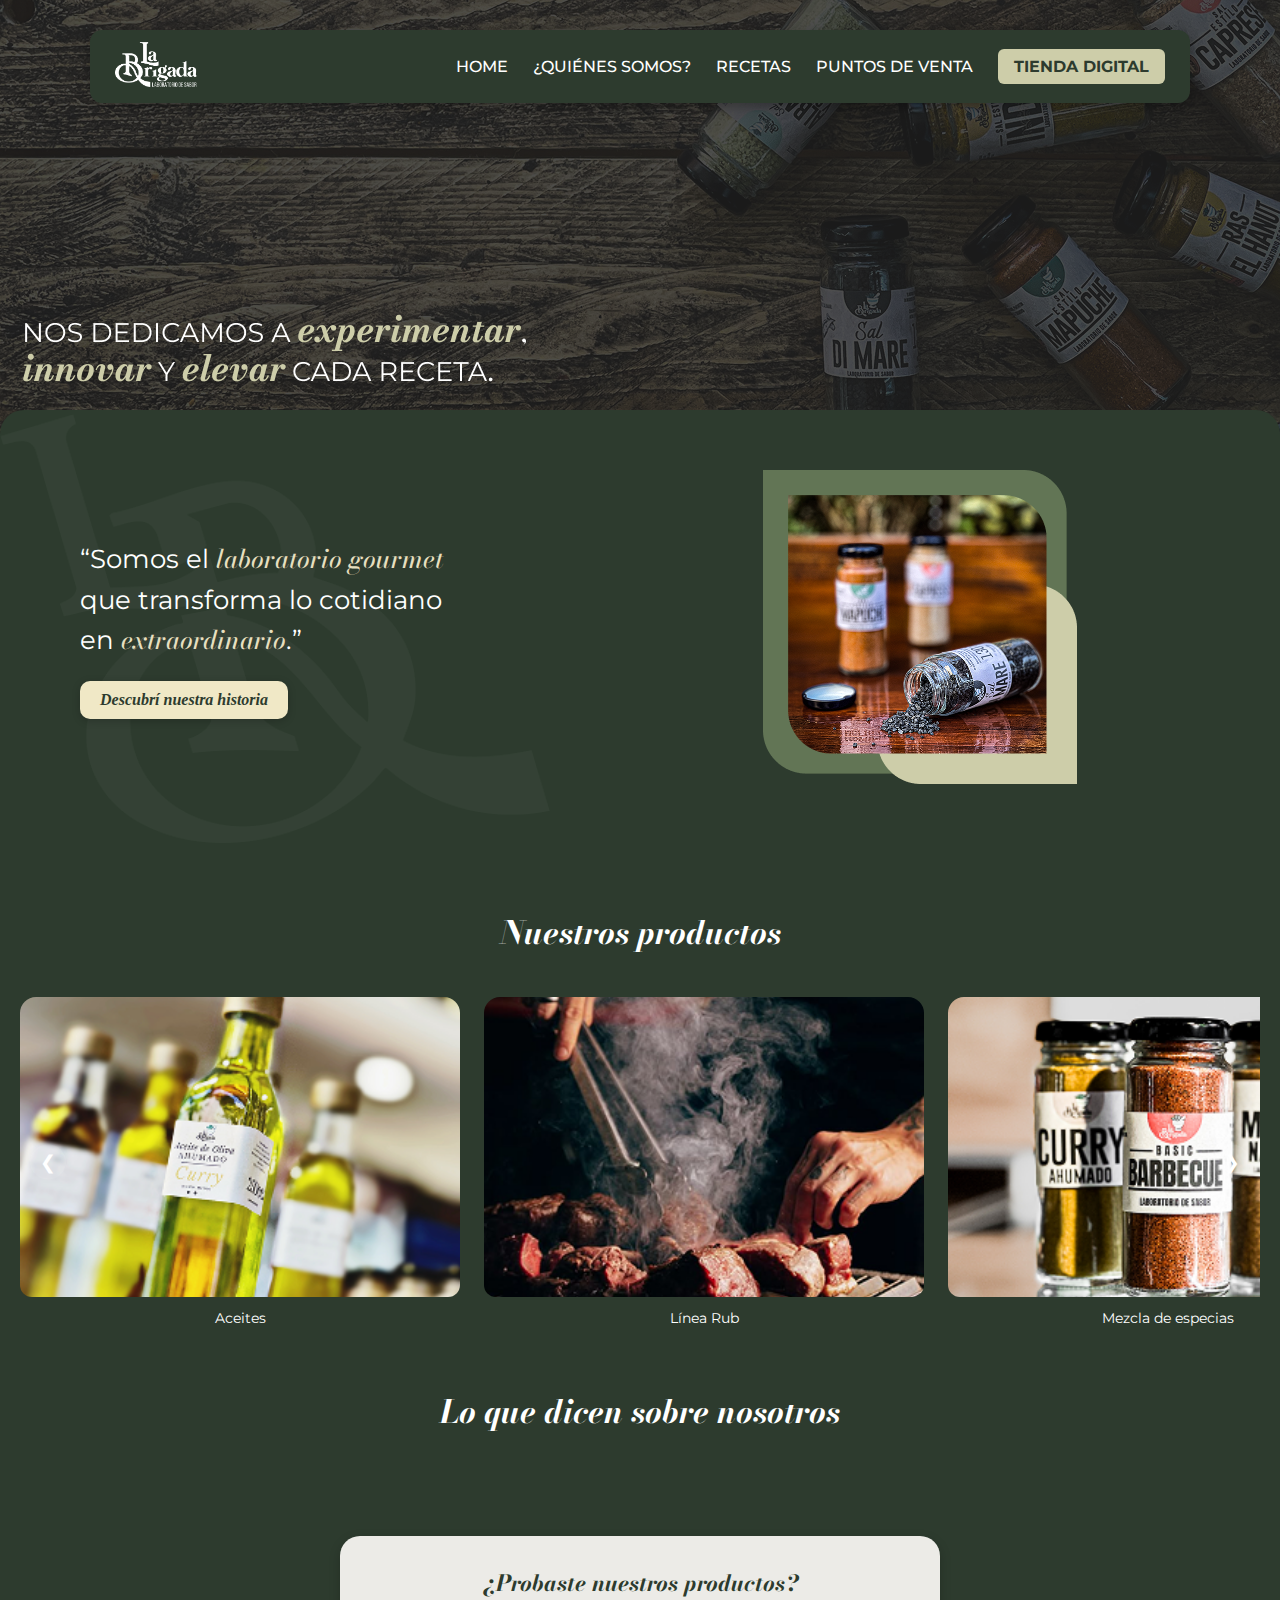
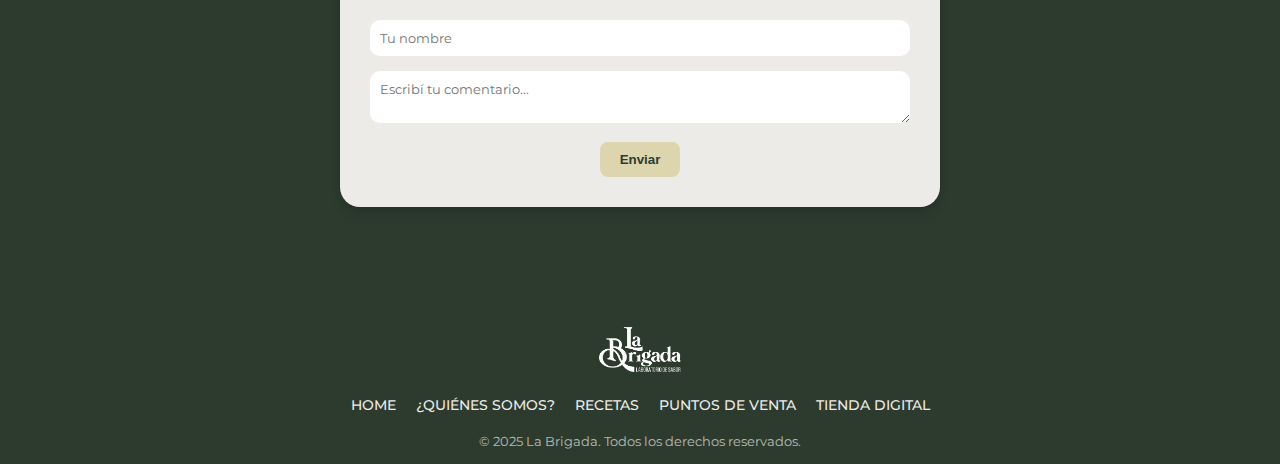
<file: index.html>
<!DOCTYPE html>
<html lang="es">
<head>
  <meta charset="UTF-8" />
  <meta name="viewport" content="width=device-width, initial-scale=1.0" />
  <title>La Brigada</title>
  <link rel="shortcut icon" href="./img/favicon.png" type="image/x-icon">
  <link href="https://fonts.googleapis.com/css2?family=Montserrat:wght@400;600&family=Bodoni+Moda:ital,wght@1,400;1,500&display=swap" rel="stylesheet">
  <link rel="stylesheet" href="./css/estilos.css" />
</head>
<body>
  <!-- HEADER -->
  <header class="menu-flotante">
    <nav class="menu-contenedor">
      <div class="logo">
        <img src="./img/logo-menu.png" alt="La Brigada" />
      </div>
      
      <div class="menu-toggle" id="menu-toggle">
        <span></span>
        <span></span>
        <span></span>
      </div>

      <ul class="nav-links" id="nav-links">
        <li><a href="index.html">HOME</a></li>
        <li><a href="./pages/quienes-somos.html">¿QUIÉNES SOMOS?</a></li>
        <li><a href="./pages/recetas.html">RECETAS</a></li>
        <li><a href="./pages/puntos-de-venta.html">PUNTOS DE VENTA</a></li>
        <li><a href="https://labrigadalaboratoriodesab.mitiendanube.com/password/" class="btn-tienda" class="text-btn-tienda">TIENDA DIGITAL</a></li>
      </ul>
    </nav>
  </header>
  <section class="postada-visual">
    <img src="./img/fondo.png" alt="Texto de postada" class="img-desktop" />
    <img src="./img/fondo-celular.png" alt="Texto de postada" class="img-mobile" />
  </section>
<main>
    <section class="bloque-nosotros">
      <div class="marca-agua"></div>
    
      <div class="contenido-nosotros">
        <div class="texto-nosotros">
          <div class="frase-nosotros">
            <p>
              “Somos el <span class="italic">laboratorio gourmet</span><br>
              que transforma lo cotidiano<br>
              en <span class="italic">extraordinario</span>.”
            </p>
          </div>
          <a href="./pages/quienes-somos.html" class="btn-historia">Descubrí nuestra historia</a>
        </div>
    
        <div class="imagen-nosotros">
          <div>
            <img src="./img/inicio-producto.png" alt="Producto La Brigada">
          </div>
        </div>
      </div>
    </section>
    <section class="carrusel-productos">
      <h2 class="titulo-productos">Nuestros productos</h2>
    
      <div class="contenedor-carrusel">
        <button class="btn-carrusel izq">&#10094;</button>
    
        <div class="track-productos">
          <div class="card-producto">
            <img src="./img/aceites.png" alt="Aceites" />
            <p>Aceites</p>
          </div>
          <div class="card-producto">
            <img src="./img/rub.png" alt="Línea Rub" />
            <p>Línea Rub</p>
          </div>
          <div class="card-producto">
            <img src="./img/mezcla-de-especies.png" alt="Mezcla de especias" />
            <p>Mezcla de especias</p>
          </div>
          <div class="card-producto">
            <img src="./img/IMG_2705.png" alt="Sales de autor" />
            <p>Sales de autor</p>
          </div>
          <div class="card-producto">
            <img src="./img/IMG_3227.png" alt="Sales minerales" />
            <p>Sales minerales</p>
          </div>
        </div>
    
        <button class="btn-carrusel der">&#10095;</button>
      </div>


      <section class="seccion-comentarios">
        <h2 class="titulo-comentarios">Lo que dicen sobre nosotros</h2>
      
        <div class="carrusel-comentarios" id="comentarios-guardados">
          <!-- Comentarios de usuarios se agregan acá dinámicamente -->
        </div>
      
        <div class="formulario-envio">
          <h3>¿Probaste nuestros productos?</h3>
          <form id="form-comentario">
            <input type="text" id="nombre" placeholder="Tu nombre" required />
            <textarea id="mensaje" placeholder="Escribí tu comentario..." required></textarea>
            <button type="submit">Enviar</button>
          </form>
        </div>
      </section>
</main>
<footer class="footer">
        <div class="footer-contenido">
          <div class="footer-logo">
            <img src="./img/logo-menu.png" alt="La Brigada" />
          </div>
          <div class="footer-links">
            <a href="#">HOME</a>
            <a href="#quienes-somos">¿QUIÉNES SOMOS?</a>
            <a href="#">RECETAS</a>
            <a href="#">PUNTOS DE VENTA</a>
            <a href="#">TIENDA DIGITAL</a>
          </div>
          <p class="footer-copy">© 2025 La Brigada. Todos los derechos reservados.</p>
        </div>
</footer>   
<script>
    const toggle = document.getElementById('menu-toggle');
    const menu = document.getElementById('nav-links');

    toggle.addEventListener('click', () => {
      menu.classList.toggle('activo');
      toggle.classList.toggle('abierto');
    });
</script>

<script>
  const track = document.querySelector('.track-productos');
  const leftBtn = document.querySelector('.btn-carrusel.izq');
  const rightBtn = document.querySelector('.btn-carrusel.der');

  leftBtn.addEventListener('click', () => {
    track.scrollBy({ left: -200, behavior: 'smooth' });
  });

  rightBtn.addEventListener('click', () => {
    track.scrollBy({ left: 200, behavior: 'smooth' });
  });
</script>
<script>
  const form = document.getElementById('form-comentario');
  const contenedor = document.getElementById('comentarios-guardados');

  // Cargar desde localStorage al iniciar
  window.addEventListener('load', () => {
    const comentarios = JSON.parse(localStorage.getItem('comentarios')) || [];
    comentarios.forEach(({ nombre, mensaje }) => {
      crearComentario(nombre, mensaje);
    });
  });

  // Guardar nuevo comentario
  form.addEventListener('submit', function (e) {
    e.preventDefault();

    const nombre = document.getElementById('nombre').value.trim();
    const mensaje = document.getElementById('mensaje').value.trim();

    if (nombre && mensaje) {
      guardarComentario(nombre, mensaje);
      crearComentario(nombre, mensaje);
      form.reset();
    }
  });

  function guardarComentario(nombre, mensaje) {
    const comentarios = JSON.parse(localStorage.getItem('comentarios')) || [];
    comentarios.push({ nombre, mensaje });
    localStorage.setItem('comentarios', JSON.stringify(comentarios));
  }

  function crearComentario(nombre, mensaje) {
    const card = document.createElement('div');
    card.className = 'comentario-card';
    card.innerHTML = `“${mensaje}”<small>– ${nombre}</small>`;
    contenedor.appendChild(card); // Se agrega al final del carrusel
  }
</script>
</body>
</html>
</file>
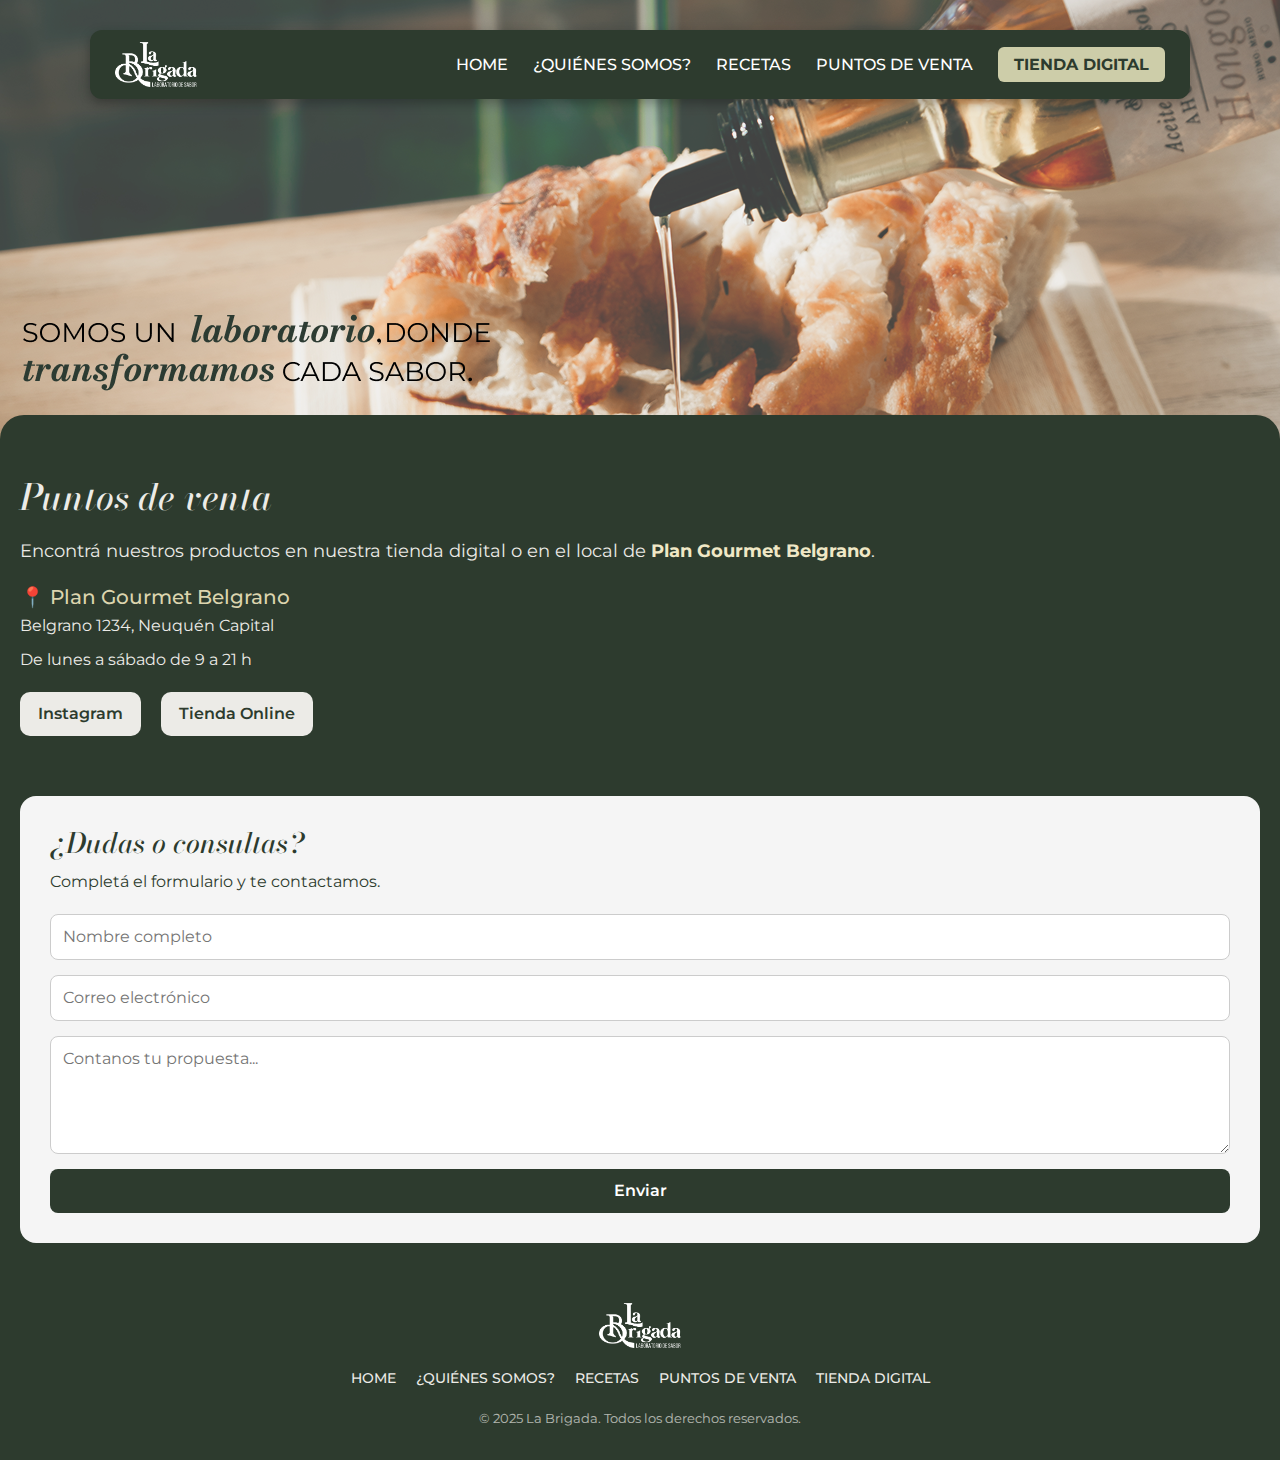
<file: pages/puntos-de-venta.html>
<!DOCTYPE html>
<html lang="es">
<head>
  <meta charset="UTF-8" />
  <meta name="viewport" content="width=device-width, initial-scale=1.0" />
  <title>Punto de Venta | La Brigada</title>
  <link rel="shortcut icon" href="../img/favicon.png" type="image/x-icon">
  <link href="https://fonts.googleapis.com/css2?family=Montserrat:wght@400;600&family=Bodoni+Moda:ital,wght@1,400;1,500&display=swap" rel="stylesheet">
  <link rel="stylesheet" href="../css/estilos.css" />
  <link href="https://cdn.jsdelivr.net/npm/bootstrap@5.3.2/dist/css/bootstrap.min.css" rel="stylesheet">
</head>
<body>
    <header class="menu-flotante">
        <nav class="menu-contenedor">
          <div class="logo">
            <img src="../img/logo-menu.png" alt="La Brigada" />
          </div>
          
          <div class="menu-toggle" id="menu-toggle">
            <span></span>
            <span></span>
            <span></span>
          </div>
          <ul class="nav-links" id="nav-links">
            <li><a href="/index.html">HOME</a></li>
            <li><a href="../pages/quienes-somos.html">¿QUIÉNES SOMOS?</a></li>
            <li><a href="../pages/recetas.html">RECETAS</a></li>
            <li><a href="../pages/puntos-de-venta.html">PUNTOS DE VENTA</a></li>
            <li><a href="https://labrigadalaboratoriodesab.mitiendanube.com/password/" class="btn-tienda" class="text-btn-tienda">TIENDA DIGITAL</a></li>
          </ul>
        </nav>
      </header>
      <section class="postada-visual">
        <img src="../img/FONDO2.png" alt="Texto de postada" class="img-desktop" />
        <img src="../img/FONDO2CELULAR.png" alt="Texto de postada" class="img-mobile" />
      </section>

      <main class="pagina-venta">
        <section class="venta-info">
          <h1>Puntos de venta</h1>
          <p>Encontrá nuestros productos en nuestra tienda digital o en el local de <strong>Plan Gourmet Belgrano</strong>.</p>
          <div class="ubicacion">
            <h3>📍 Plan Gourmet Belgrano</h3>
            <p>Belgrano 1234, Neuquén Capital</p>
            <p>De lunes a sábado de 9 a 21 h</p>
          </div>
          <div class="redes-tienda">
            <a href="https://www.instagram.com/labrigadaespecias" target="_blank" class="btn-red">Instagram</a>
            <a href="https://labrigadalaboratoriodesab.mitiendanube.com/password/" target="_blank" class="btn-red">Tienda Online</a>
          </div>
        </section>
    
        <section class="venta-consulta">
          <h2>¿Dudas o consultas?</h2>
          <p>Completá el formulario y te contactamos.</p>
          <form>
            <input type="text" placeholder="Nombre completo" required>
            <input type="email" placeholder="Correo electrónico" required>
            <textarea placeholder="Contanos tu propuesta..." rows="4" required></textarea>
            <button type="submit" class="btn-enviar">Enviar</button>
          </form>
        </section>
      </main>
    
      <footer class="footer">
        <div class="footer-contenido">
          <div class="footer-logo">
            <img src="../img/logo-menu.png" alt="La Brigada" />
          </div>
          <div class="footer-links">
            <a href="./index.html">HOME</a>
            <a href="../pages/quienes-somos.html">¿QUIÉNES SOMOS?</a>
            <a href="../pages/recetas.html">RECETAS</a>
            <a href="../pages/puntos-de-venta.html">PUNTOS DE VENTA</a>
            <a href="https://labrigadalaboratoriodesab.mitiendanube.com/password/">TIENDA DIGITAL</a>
          </div>
          <p class="footer-copy">© 2025 La Brigada. Todos los derechos reservados.</p>
        </div>
    </footer>   
    <script>
    const toggle = document.getElementById('menu-toggle');
    const menu = document.getElementById('nav-links');
    
    toggle.addEventListener('click', () => {
      menu.classList.toggle('activo');
      toggle.classList.toggle('abierto');
    });
    </script>
    <script src="https://cdn.jsdelivr.net/npm/bootstrap@5.3.2/dist/js/bootstrap.bundle.min.js"></script>
    
    </body>
    </html>
</file>
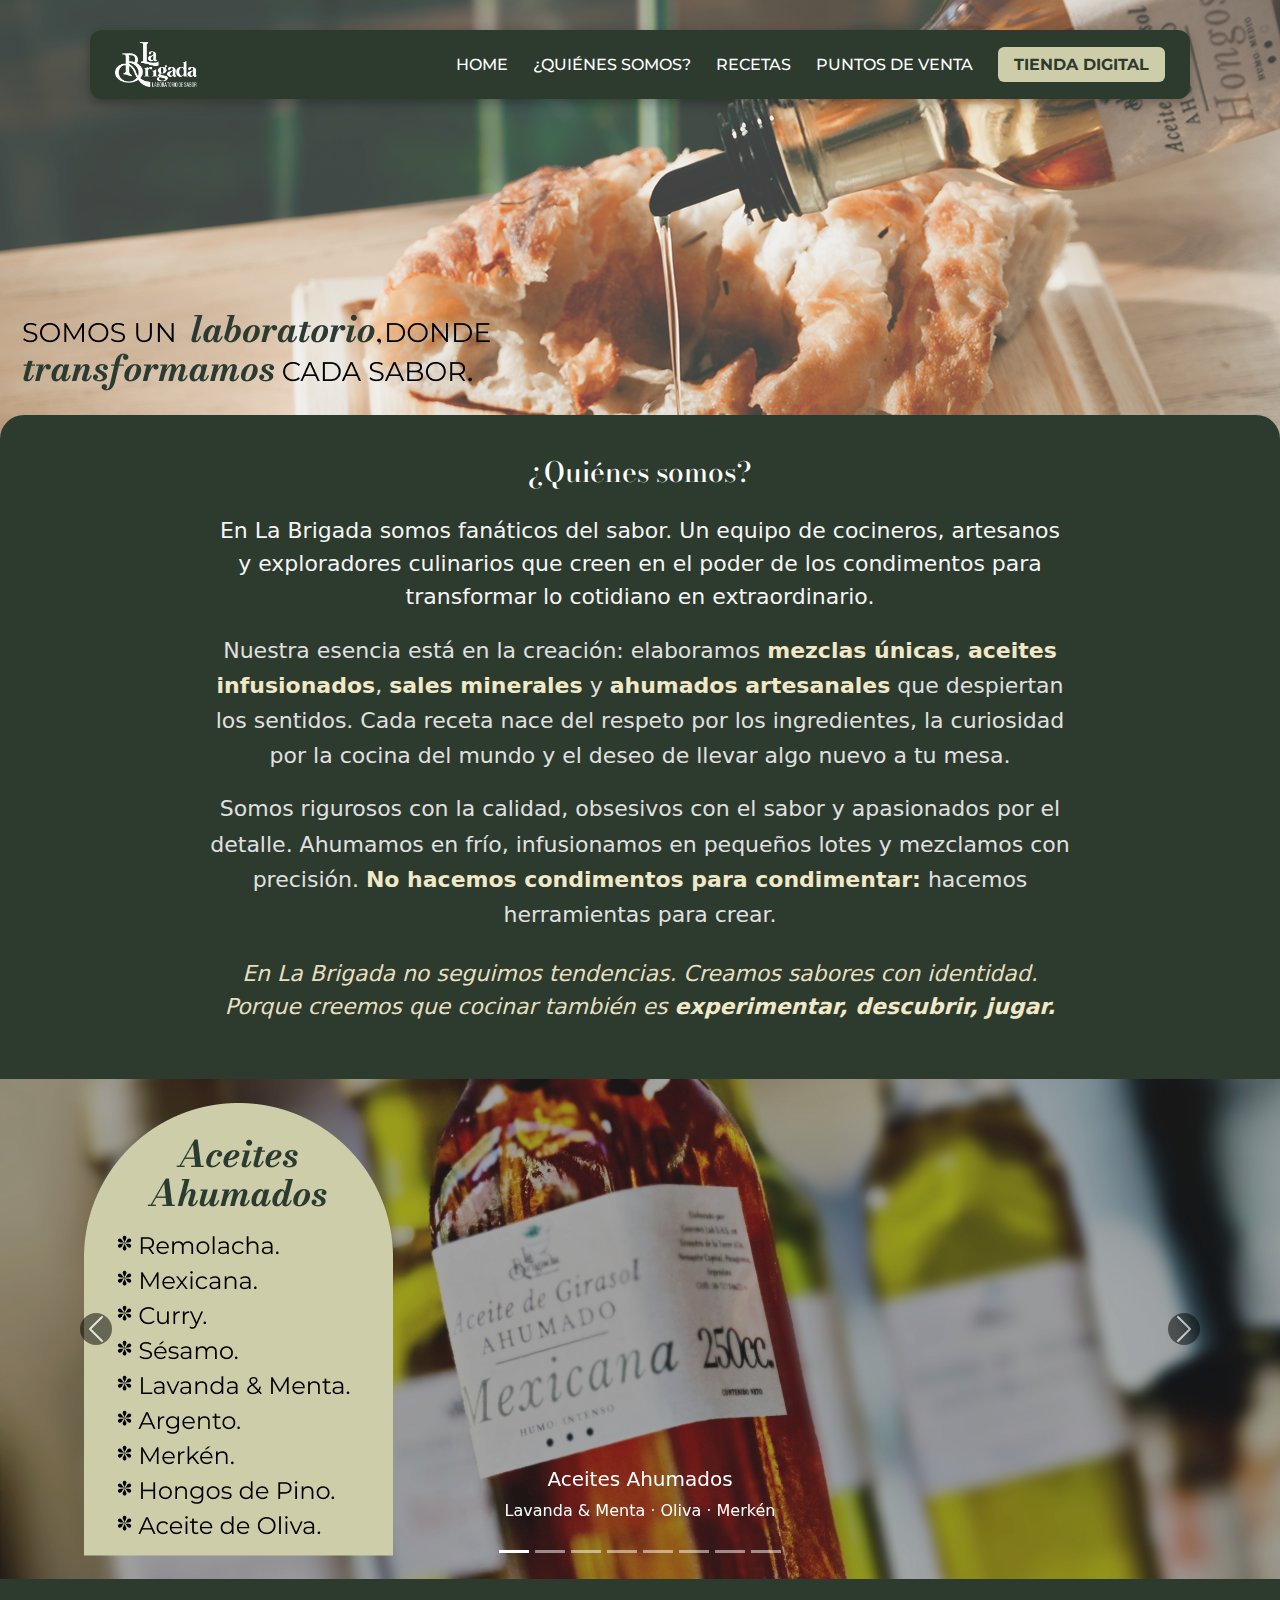
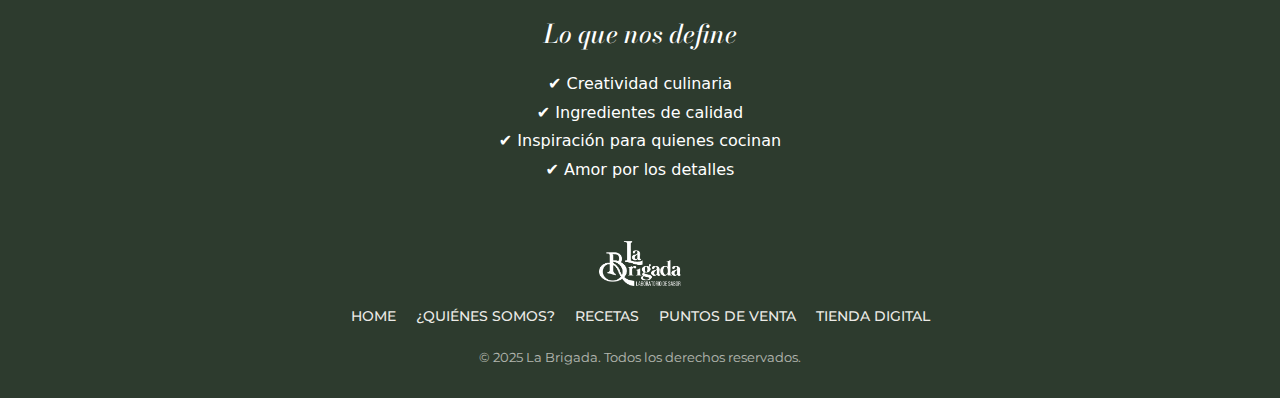
<file: pages/quienes-somos.html>
<!DOCTYPE html>
<html lang="es">
<head>
  <meta charset="UTF-8" />
  <meta name="viewport" content="width=device-width, initial-scale=1.0" />
  <title>¿Quiénes Somos? | La Brigada</title>
  <link rel="shortcut icon" href="../img/favicon.png" type="image/x-icon">
  <link href="https://fonts.googleapis.com/css2?family=Montserrat:wght@400;600&family=Bodoni+Moda:ital,wght@1,400;1,500&display=swap" rel="stylesheet">
  <link rel="stylesheet" href="../css/estilos.css" />
  <link href="https://cdn.jsdelivr.net/npm/bootstrap@5.3.2/dist/css/bootstrap.min.css" rel="stylesheet">

</head>
<body>
  <!-- HEADER -->
  <header class="menu-flotante">
    <nav class="menu-contenedor">
      <div class="logo">
        <img src="../img/logo-menu.png" alt="La Brigada" />
      </div>
      
      <div class="menu-toggle" id="menu-toggle">
        <span></span>
        <span></span>
        <span></span>
      </div>

      <ul class="nav-links" id="nav-links">
        <li><a href="/index.html">HOME</a></li>
        <li><a href="../pages/quienes-somos.html">¿QUIÉNES SOMOS?</a></li>
        <li><a href="../pages/recetas.html">RECETAS</a></li>
        <li><a href="../pages/puntos-de-venta.html">PUNTOS DE VENTA</a></li>
        <li><a href="https://labrigadalaboratoriodesab.mitiendanube.com/password/" class="btn-tienda" class="text-btn-tienda">TIENDA DIGITAL</a></li>
      </ul>
    </nav>
  </header>
  <section class="postada-visual">
    <img src="../img/FONDO2.png" alt="Texto de postada" class="img-desktop" />
    <img src="../img/FONDO2CELULAR.png" alt="Texto de postada" class="img-mobile" />
  </section>
  <main class="pagina-quienes">
    <!-- Intro General -->
    <section class="intro-quienes">
      <h2 class="titulo-principal">¿Quiénes somos?</h2>
      <p class="parrafo-grande">
        En La Brigada somos fanáticos del sabor. Un equipo de cocineros, artesanos y exploradores culinarios que creen en el poder de los condimentos para transformar lo cotidiano en extraordinario.
      </p>
      <p class="parrafo-mediano">
        Nuestra esencia está en la creación: elaboramos <strong>mezclas únicas</strong>, <strong>aceites infusionados</strong>, <strong>sales minerales</strong> y <strong>ahumados artesanales</strong> que despiertan los sentidos. Cada receta nace del respeto por los ingredientes, la curiosidad por la cocina del mundo y el deseo de llevar algo nuevo a tu mesa.
      </p>
      <p class="parrafo-mediano">
        Somos rigurosos con la calidad, obsesivos con el sabor y apasionados por el detalle. Ahumamos en frío, infusionamos en pequeños lotes y mezclamos con precisión. <strong>No hacemos condimentos para condimentar:</strong> hacemos herramientas para crear. 
      </p>
      <p class="parrafo-final">
        En La Brigada no seguimos tendencias. Creamos sabores con identidad. Porque creemos que cocinar también es <strong>experimentar, descubrir, jugar.</strong>
      </p>
    </section>
    

    <div id="carouselCategorias" class="carousel slide" data-bs-ride="carousel">
      <div class="carousel-indicators">
        <button type="button" data-bs-target="#carouselCategorias" data-bs-slide-to="0" class="active" aria-current="true" aria-label="Aceites Ahumados"></button>
        <button type="button" data-bs-target="#carouselCategorias" data-bs-slide-to="1" aria-label="Aceites infusionados"></button>
        <button type="button" data-bs-target="#carouselCategorias" data-bs-slide-to="2" aria-label="Sales de autor"></button>
        <button type="button" data-bs-target="#carouselCategorias" data-bs-slide-to="3" aria-label="Sales de autor 2"></button>
        <button type="button" data-bs-target="#carouselCategorias" data-bs-slide-to="4" aria-label="Sales de autor 3"></button>
        <button type="button" data-bs-target="#carouselCategorias" data-bs-slide-to="5" aria-label="Sales minerales"></button>
        <button type="button" data-bs-target="#carouselCategorias" data-bs-slide-to="6" aria-label="Mezcla de especias 1"></button>
        <button type="button" data-bs-target="#carouselCategorias" data-bs-slide-to="7" aria-label="Mezcla de especias 2"></button>
      </div>
    
      <div class="carousel-inner">
    
        <!-- ACEITES AHUMADOS -->
        <div class="carousel-item active">
          <picture>
            <source media="(max-width: 768px)" srcset="../img/aceitte-ahumado-mobile.png">
            <img src="../img/aceitte-ahumado.png" class="d-block mx-auto carousel-img" alt="Aceites Ahumados">
          </picture>
          <div class="carousel-caption d-none d-md-block">
            <h5>Aceites Ahumados</h5>
            <p>Lavanda & Menta · Oliva · Merkén</p>
          </div>
        </div>
    
        <!-- ACEITES INFUSIONADOS -->
        <div class="carousel-item">
          <picture>
            <source media="(max-width: 768px)" srcset="../img/aceite-infusionado-mobile.png">
            <img src="../img/aceite-infusionado.png" class="d-block mx-auto carousel-img" alt="Aceites infusionados">
          </picture>
          <div class="carousel-caption d-none d-md-block">
            <h5>Aceites infusionados</h5>
            <p>Albahaca · Ají & Ajo</p>
          </div>
        </div>
    
        <!-- SALES DE AUTOR 1 -->
        <div class="carousel-item">
          <picture>
            <source media="(max-width: 768px)" srcset="../img/sales-de-autor-mobile.png">
            <img src="../img/sales-de-autor.png" class="d-block mx-auto carousel-img" alt="Sales de autor">
          </picture>
          <div class="carousel-caption d-none d-md-block">
            <h5>Sales de autor</h5>
            <p>Sal Di Mare · Sal Napuche</p>
          </div>
        </div>
    
        <!-- SALES DE AUTOR 2 -->
        <div class="carousel-item">
          <picture>
            <source media="(max-width: 768px)" srcset="../img/sales-de-autor2-mobile.png">
            <img src="../img/sales-de-autor2.png" class="d-block mx-auto carousel-img" alt="Sales de autor">
          </picture>
          <div class="carousel-caption d-none d-md-block">
            <h5>Sales de autor</h5>
            <p>Sal Di Mare · Sal Napuche</p>
          </div>
        </div>
    
        <!-- SALES DE AUTOR 3 -->
        <div class="carousel-item">
          <picture>
            <source media="(max-width: 768px)" srcset="../img/Sales-de-autor3-mobile.png">
            <img src="../img/Sales-de-autor3.png" class="d-block mx-auto carousel-img" alt="Sales de autor">
          </picture>
          <div class="carousel-caption d-none d-md-block">
            <h5>Sales de autor</h5>
            <p>Sal Di Mare · Sal Napuche</p>
          </div>
        </div>
    
        <!-- SALES MINERALES -->
        <div class="carousel-item">
          <picture>
            <source media="(max-width: 768px)" srcset="../img/sales-minerales-mobile.png">
            <img src="../img/sales-minetales.png" class="d-block mx-auto carousel-img" alt="Sales minerales">
          </picture>
          <div class="carousel-caption d-none d-md-block">
            <h5>Sales Minerales</h5>
            <p>Sal Di Mare · Sal Napuche</p>
          </div>
        </div>
    
        <!-- MEZCLA DE ESPECIAS 1 -->
        <div class="carousel-item">
          <picture>
            <source media="(max-width: 768px)" srcset="../img/mezcla-de-especias1-mobile.png">
            <img src="../img/mezclla-de-especias.png" class="d-block mx-auto carousel-img" alt="Mezcla de Especias">
          </picture>
          <div class="carousel-caption d-none d-md-block">
            <h5>Mezcla de Especias</h5>
            <p>Sal Di Mare · Sal Napuche</p>
          </div>
        </div>
    
        <!-- MEZCLA DE ESPECIAS 2 -->
        <div class="carousel-item">
          <picture>
            <source media="(max-width: 768px)" srcset="../img/mezcla-de-especias2-mobile.">
            <img src="../img/mezcla-de-especias2.png" class="d-block mx-auto carousel-img" alt="Mezcla de Especias">
          </picture>
          <div class="carousel-caption d-none d-md-block">
            <h5>Mezcla de Especias</h5>
            <p>Sal Di Mare · Sal Napuche</p>
          </div>
        </div>
    
      </div>
    
      <button class="carousel-control-prev" type="button" data-bs-target="#carouselCategorias" data-bs-slide="prev">
        <span class="carousel-control-prev-icon" aria-hidden="true"></span>
        <span class="visually-hidden">Anterior</span>
      </button>
    
      <button class="carousel-control-next" type="button" data-bs-target="#carouselCategorias" data-bs-slide="next">
        <span class="carousel-control-next-icon" aria-hidden="true"></span>
        <span class="visually-hidden">Siguiente</span>
      </button>
    </div>
    
    <!-- Valores -->
    <section class="valores-brigada">
      <h2>Lo que nos define</h2>
      <ul>
        <li>✔ Creatividad culinaria</li>
        <li>✔ Ingredientes de calidad</li>
        <li>✔ Inspiración para quienes cocinan</li>
        <li>✔ Amor por los detalles</li>
      </ul>
    </section>
  </main>

  <footer class="footer">
    <div class="footer-contenido">
      <div class="footer-logo">
        <img src="../img/logo-menu.png" alt="La Brigada" />
      </div>
      <div class="footer-links">
        <a href="./index.html">HOME</a>
        <a href="../pages/quienes-somos.html">¿QUIÉNES SOMOS?</a>
        <a href="../pages/recetas.html">RECETAS</a>
        <a href="../pages/puntos-de-venta.html">PUNTOS DE VENTA</a>
        <a href="https://labrigadalaboratoriodesab.mitiendanube.com/password/">TIENDA DIGITAL</a>
      </div>
      <p class="footer-copy">© 2025 La Brigada. Todos los derechos reservados.</p>
    </div>
</footer>   
<script>
const toggle = document.getElementById('menu-toggle');
const menu = document.getElementById('nav-links');

toggle.addEventListener('click', () => {
  menu.classList.toggle('activo');
  toggle.classList.toggle('abierto');
});
</script>
<script src="https://cdn.jsdelivr.net/npm/bootstrap@5.3.2/dist/js/bootstrap.bundle.min.js"></script>

</body>
</html>
</file>
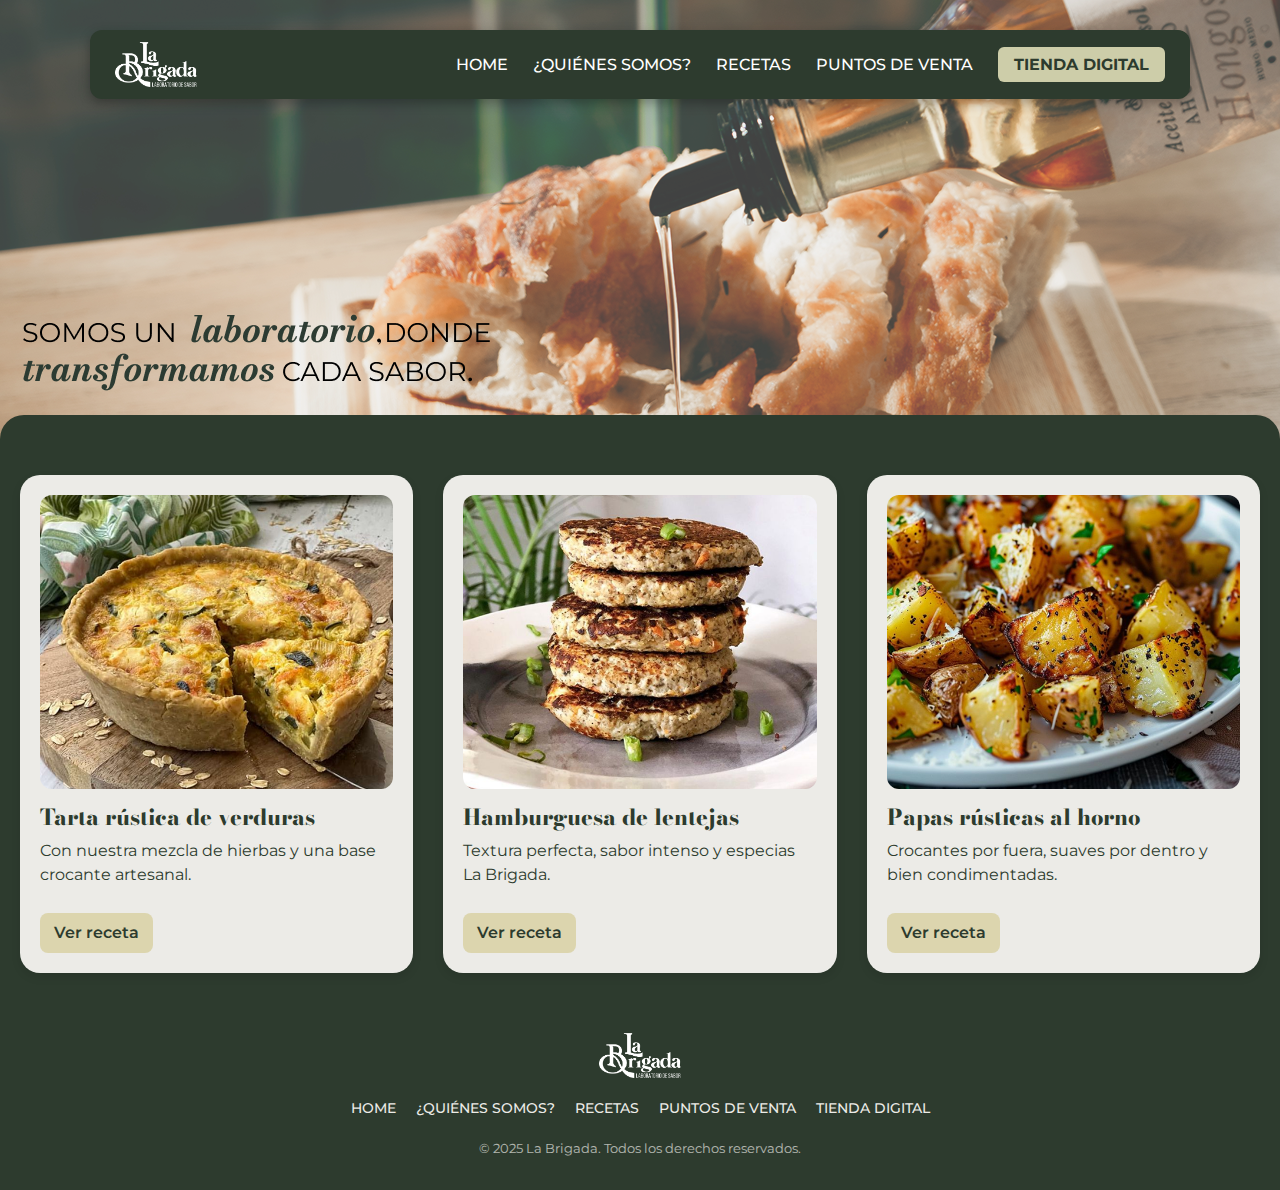
<file: pages/recetas.html>
<!DOCTYPE html>
<html lang="es">
<head>
  <meta charset="UTF-8" />
  <meta name="viewport" content="width=device-width, initial-scale=1.0" />
  <title>Recetas | La Brigada</title>
  <link rel="shortcut icon" href="../img/favicon.png" type="image/x-icon">
  <link href="https://fonts.googleapis.com/css2?family=Montserrat:wght@400;600&family=Bodoni+Moda:ital,wght@1,400;1,500&display=swap" rel="stylesheet">
  <link rel="stylesheet" href="../css/estilos.css" />
  <link href="https://cdn.jsdelivr.net/npm/bootstrap@5.3.2/dist/css/bootstrap.min.css" rel="stylesheet">
</head>
<body>
    <header class="menu-flotante">
        <nav class="menu-contenedor">
          <div class="logo">
            <img src="../img/logo-menu.png" alt="La Brigada" />
          </div>
          
          <div class="menu-toggle" id="menu-toggle">
            <span></span>
            <span></span>
            <span></span>
          </div>
          <ul class="nav-links" id="nav-links">
            <li><a href="/index.html">HOME</a></li>
            <li><a href="../pages/quienes-somos.html">¿QUIÉNES SOMOS?</a></li>
            <li><a href="../pages/recetas.html">RECETAS</a></li>
            <li><a href="../pages/puntos-de-venta.html">PUNTOS DE VENTA</a></li>
            <li><a href="https://labrigadalaboratoriodesab.mitiendanube.com/password/" class="btn-tienda" class="text-btn-tienda">TIENDA DIGITAL</a></li>
          </ul>
        </nav>
      </header>
      <section class="postada-visual">
        <img src="../img/FONDO2.png" alt="Texto de postada" class="img-desktop" />
        <img src="../img/FONDO2CELULAR.png" alt="Texto de postada" class="img-mobile" />
      </section>
<main class="pagina-recetas">
    <section class="bloque-recetas">
        <div class="grid-recetas">
          <!-- Cada .item-receta va acá -->
          <div class="item-receta">
            <img src="../img/image(3).png" alt="Tarta rústica">
            <div class="contenido">
              <h3>Tarta rústica de verduras</h3>
              <p>Con nuestra mezcla de hierbas y una base crocante artesanal.</p>
              <button class="btn-ver-receta">Ver receta</button>
            </div>
            <div class="receta-detalle">
              <h4>Ingredientes:</h4>
              <ul>
                <li>2 zucchinis</li>
                <li>1 cebolla morada</li>
                <li>Masa quebrada</li>
                <li>Mezcla de hierbas La Brigada</li>
                <li>Queso rallado</li>
              </ul>
              <h4>Preparación:</h4>
              <p>Saltear los vegetales con las hierbas hasta dorar. Disponer en la masa, agregar queso y hornear 25 min a 180°.</p>
            </div>
          </div>
      <!-- Receta 2 -->
      <div class="item-receta">
        <img src="../img/image(2).png" alt="Hamburguesa de lentejas">
        <div class="contenido">
          <h3>Hamburguesa de lentejas</h3>
          <p>Textura perfecta, sabor intenso y especias La Brigada.</p>
          <button class="btn-ver-receta">Ver receta</button>
        </div>
        <div class="receta-detalle">
          <h4>Ingredientes:</h4>
          <ul>
            <li>1 taza de lentejas cocidas</li>
            <li>1 huevo</li>
            <li>Pan rallado</li>
            <li>Mix de especias La Brigada</li>
            <li>Sal y pimienta</li>
          </ul>
          <h4>Preparación:</h4>
          <p>Procesar todos los ingredientes. Formar hamburguesas y cocinarlas en sartén con un poco de aceite hasta dorar.</p>
        </div>
      </div>
    
      <!-- Receta 3 -->
      <div class="item-receta">
        <img src="../img/image(1).png" alt="Papas rústicas">
        <div class="contenido">
          <h3>Papas rústicas al horno</h3>
          <p>Crocantes por fuera, suaves por dentro y bien condimentadas.</p>
          <button class="btn-ver-receta">Ver receta</button>
        </div>
        <div class="receta-detalle">
          <h4>Ingredientes:</h4>
          <ul>
            <li>4 papas grandes</li>
            <li>Aceite de oliva infusionado La Brigada</li>
            <li>Sal Napuche</li>
            <li>Pimentón ahumado</li>
          </ul>
          <h4>Preparación:</h4>
          <p>Cortar las papas en gajos, condimentar, hornear 40 minutos a 200°C. Servir con salsa o solas.</p>
        </div>
      </div>
    </section>
          <!-- Podés duplicar este bloque para más recetas -->
        </div>
      </section>   
</main>

  <footer class="footer">
    <div class="footer-contenido">
      <div class="footer-logo">
        <img src="../img/logo-menu.png" alt="La Brigada" />
      </div>
      <div class="footer-links">
        <a href="./index.html">HOME</a>
        <a href="../pages/quienes-somos.html">¿QUIÉNES SOMOS?</a>
        <a href="../pages/recetas.html">RECETAS</a>
        <a href="../pages/puntos-de-venta.html">PUNTOS DE VENTA</a>
        <a href="https://labrigadalaboratoriodesab.mitiendanube.com/password/">TIENDA DIGITAL</a>
      </div>
      <p class="footer-copy">© 2025 La Brigada. Todos los derechos reservados.</p>
    </div>
</footer>   
<script>
const toggle = document.getElementById('menu-toggle');
const menu = document.getElementById('nav-links');

toggle.addEventListener('click', () => {
  menu.classList.toggle('activo');
  toggle.classList.toggle('abierto');
});
</script>
<script>
    document.querySelectorAll('.btn-ver-receta').forEach(btn => {
      btn.addEventListener('click', () => {
        const card = btn.closest('.item-receta');
        const isOpen = card.classList.contains('abierta');
  
        // Cerrar todas las demás
        document.querySelectorAll('.item-receta').forEach(c => {
          c.classList.remove('abierta');
          c.querySelector('.btn-ver-receta').textContent = 'Ver receta';
        });
  
        // Si no estaba abierta, abrirla
        if (!isOpen) {
          card.classList.add('abierta');
          btn.textContent = 'Ocultar receta';
        }
      });
    });
  </script>
  
<script src="https://cdn.jsdelivr.net/npm/bootstrap@5.3.2/dist/js/bootstrap.bundle.min.js"></script>

</body>
</html>
</file>
<file: css/estilos.css>
/* ---------------------------------- RESET GENERAL ---------------------------------- */
* {
  margin: 0;
  padding: 0;
  box-sizing: border-box;
}

body {
  background-color: #1e1e1e;
  color: #fff;
}


/* ---------------------------------- MENÚ FLOTANTE ---------------------------------- */
.menu-flotante {
  position: absolute;
  top: 30px;
  width: 100%;
  display: flex;
  justify-content: center;
  z-index: 1000;
}

.menu-contenedor {
  background-color: #2d3b2e;
  border-radius: 12px;
  display: flex;
  align-items: center;
  justify-content: space-between;
  padding: 12px 25px;
  gap: 30px;
  max-width: 1100px;
  width: 90%;
  box-shadow: 0 4px 12px rgba(0, 0, 0, 0.3);
  flex-wrap: wrap;
}

.logo img {
  height: 45px;
}

.menu-toggle {
  display: none;
  flex-direction: column;
  cursor: pointer;
  gap: 5px;
}

.menu-toggle span {
  height: 3px;
  width: 25px;
  background-color: #fff;
  border-radius: 3px;
  transition: 0.3s;
}

.nav-links {
  list-style: none;
  display: flex;
  gap: 25px;
  align-items: center;
}

.nav-links li a:not(.btn-tienda) {
  color: #fff;
  text-decoration: none;
  font-weight: 500;
  font-size: 1rem;
  transition: color 0.3s;
  font-family: "Montserrat", sans-serif;
}

.nav-links li a:hover {
  color: #fff;
}

.btn-tienda {
  font-family: "Montserrat", sans-serif;
  background-color: #CDCDA9;
  color: #2d3b2e;
  padding: 8px 16px;
  border-radius: 6px;
  font-weight: bold;
  text-decoration: none;
  transition: background-color 0.3s;
}

.btn-tienda:hover {
  background-color: #627555;
}

@media (max-width: 768px) {
  .menu-toggle {
    display: flex;
  }

  .nav-links {
    display: none;
    flex-direction: column;
    width: 100%;
    background-color: #2d3b2e;
    padding: 20px;
    margin-top: 10px;
    border-radius: 10px;
  }

  .nav-links.activo {
    display: flex;
  }

  .menu-toggle.abierto span:nth-child(1) {
    transform: rotate(45deg) translate(5px, 5px);
  }

  .menu-toggle.abierto span:nth-child(2) {
    opacity: 0;
  }

  .menu-toggle.abierto span:nth-child(3) {
    transform: rotate(-45deg) translate(5px, -5px);
  }

  .nav-links li {
    margin: 10px 0;
  }
}


/* ---------------------------------- POSTADA VISUAL ---------------------------------- */
.img-desktop {
  width: 100%;
  height: auto;
  display: block;
}

.img-mobile {
  display: none;
  width: 100%;
  height: auto;
}

@media (max-width: 768px) {
  .img-desktop {
    display: none;
  }

  .img-mobile {
    display: block;
  }
}


/* ---------------------------------- BLOQUE DE NOSOTROS ---------------------------------- */
.bloque-nosotros {
  margin-top: -40px;
  width: 100%;
  background-color: #2d3b2e;
  padding: 60px 0;
  position: relative;
  overflow: hidden;
  border-top-left-radius: 24px;
  border-top-right-radius: 24px;
}

.contenido-nosotros {
  max-width: 1200px;
  margin: 0 auto;
  padding: 0 40px;
  display: flex;
  justify-content: space-between;
  align-items: center;
  flex-wrap: wrap;
  position: relative;
  z-index: 2;
}

.texto-nosotros {
  flex: 1 1 45%;
  color: #fff;
  z-index: 2;
}

.frase-nosotros {
  font-family: 'Montserrat', sans-serif;
  font-size: 1.6rem;
  line-height: 1.6;
  margin-bottom: 20px;
  color: #fff;
}

.frase-nosotros .italic {
  font-family: 'Bodoni Moda', serif;
  font-style: italic;
  font-weight: 500;
  color: #e6dfbf;
}

.btn-historia {
  display: inline-block;
  padding: 10px 20px;
  background-color: #f0e8c6;
  color: #2d3b2e;
  border-radius: 10px;
  font-style: italic;
  font-weight: 600;
  box-shadow: 0 2px 8px rgba(0, 0, 0, 0.2);
  text-decoration: none;
  transition: all 0.3s ease;
}

.btn-historia:hover {
  background-color: #e3dcb7;
  transform: translateY(-2px);
}

.imagen-nosotros {
  flex: 1 1 45%;
  display: flex;
  justify-content: center;
  z-index: 2;
}

.marco-imagen {
  background-color: #d4d9b2;
  padding: 12px;
  border-radius: 0 48px 0 48px;
  clip-path: polygon(0 0, 100% 0, 100% 100%, 90% 100%, 90% 85%, 0 85%);
}

.marco-imagen img {
  max-width: 100%;
  display: block;
  border-radius: 8px;
}

.marca-agua {
  background-image: url('/img/Vector.png');
  background-repeat: no-repeat;
  background-position: left center;
  background-size: 550px;
  opacity: 0.035;
  position: absolute;
  top: 0;
  left: 0;
  width: 100%;
  height: 100%;
  z-index: 1;
}

@media (max-width: 768px) {
  .bloque-nosotros{
    margin-top: -20px;
  }
  .contenido-nosotros {
    flex-direction: column;
    text-align: center;
    padding: 0 20px;
  }

  .texto-nosotros, .imagen-nosotros {
    flex: 1 1 100%;
  }

  .frase-nosotros {
    font-size: 1.3rem;
  }

  .marca-agua {
    background-size: 300px;
    background-position: center top;
  }

  .marco-imagen {
    margin-top: 20px;
    border-radius: 24px;
    clip-path: none;
  }
}
@media (max-width: 430px) {
  .bloque-nosotros{
    margin-top: -15px;
    padding: 30px 0px;
  }
  .contenido-nosotros {
    align-items: center;
    text-align: center;
  }

  .texto-nosotros {
    display: flex;
    flex-direction: column;
    align-items: center;
    justify-content: center;
    width: 100%;
    text-align: center;
  }

  .frase-nosotros {
    width: 100%;
    font-size: 1.2rem;
    padding: 0 10px;
  }

  .btn-historia {
    margin-left: auto;
    margin-right: auto;
    margin-bottom: 20px;
  }
}


/* ---------------------------------- CARRUSEL DE PRODUCTOS ---------------------------------- */
.carrusel-productos {
  padding: 60px 20px;
  background-color: #2d3b2e;
  text-align: center;
}

.titulo-productos {
  font-family: 'Bodoni Moda', serif;
  font-style: italic;
  font-size: 2rem;
  color: #fff;
  margin-bottom: 40px;
}

.contenedor-carrusel {
  position: relative;
  overflow: hidden;
  max-width: 100%;
}

.track-productos {
  display: flex;
  gap: 24px;
  transition: transform 0.5s ease;
  scroll-behavior: smooth;
  overflow-x: auto;
  scrollbar-width: none;
  scroll-snap-type: x mandatory;
}

.track-productos::-webkit-scrollbar {
  display: none;
}

.card-producto {
  min-width: 440px;
  max-width: 500px;
  background-color: transparent;
  border-radius: 16px;
  overflow: hidden;
  text-align: center;
  color: #fff;
  font-family: 'Montserrat', sans-serif;
  flex-shrink: 0;
  scroll-snap-align: center;
}

.card-producto img {
  width: 100%;
  height: 300px;
  object-fit: cover;
  border-radius: 12px;
  margin-bottom: 8px;
}

.card-producto p {
  font-size: 0.9rem;
  margin: 0;
}

.btn-carrusel {
  position: absolute;
  top: 50%;
  transform: translateY(-50%);
  background-color: rgba(255,255,255,0.1);
  color: #fff;
  border: none;
  padding: 6px 10px;
  font-size: 1.2rem;
  border-radius: 50%;
  cursor: pointer;
  z-index: 10;
  transition: background-color 0.3s ease;
}

.btn-carrusel:hover {
  background-color: rgba(255,255,255,0.2);
}

.btn-carrusel.izq {
  left: 10px;
}

.btn-carrusel.der {
  right: 10px;
}

@media (max-width: 600px) {
  .card-producto {
    min-width: 85%;
    max-width: 85%;
  }

  .card-producto img {
    height: 200px;
  }

  .titulo-productos {
    font-size: 1.6rem;
  }
}
@media (max-width: 400px){
  .carrusel-productos{
  padding: 10px 20px;}
  .titulo-productos{
    margin-bottom: 10px;
  }
}

/* ---------------------------------- COMENTARIOS + FORMULARIO ---------------------------------- */
.seccion-comentarios {
  background-color: #2d3b2e;
  padding: 60px 20px;
  text-align: center;
  color: #fff;
}

.titulo-comentarios {
  font-family: 'Bodoni Moda', serif;
  font-style: italic;
  font-size: 2rem;
  color: #fff;
  margin-bottom: 40px;
}

.carrusel-comentarios {
  display: flex;
  gap: 20px;
  overflow-x: auto;
  scroll-behavior: smooth;
  padding-bottom: 20px;
  scrollbar-width: none;
  scroll-snap-type: x mandatory;
}

.carrusel-comentarios::-webkit-scrollbar {
  display: none;
}

.comentario-card {
  background-color: #ecebe7;
  color: #2d3b2e;
  border-radius: 20px;
  padding: 20px;
  min-width: 250px;
  max-width: 250px;
  flex-shrink: 0;
  font-style: italic;
  font-family: 'Montserrat', sans-serif;
  box-shadow: 0 4px 10px rgba(0, 0, 0, 0.2);
  text-align: center;
  scroll-snap-align: center;
}

.comentario-card small {
  display: block;
  margin-top: 10px;
  font-style: normal;
  color: #666;
}

.formulario-envio {
  background-color: #ecebe7;
  color: #2d3b2e;
  border-radius: 20px;
  padding: 30px;
  max-width: 600px;
  margin: 40px auto 0;
  font-family: 'Montserrat', sans-serif;
  box-shadow: 0 4px 12px rgba(0, 0, 0, 0.2);
}

.formulario-envio h3 {
  font-family: 'Bodoni Moda', serif;
  font-style: italic;
  font-size: 1.4rem;
  margin-bottom: 20px;
}

.formulario-envio input,
.formulario-envio textarea {
  width: 100%;
  padding: 10px;
  border: none;
  margin-bottom: 15px;
  border-radius: 10px;
  font-family: 'Montserrat', sans-serif;
}

.formulario-envio button {
  background-color: #dcd5ae;
  color: #2d3b2e;
  font-weight: bold;
  border: none;
  padding: 10px 20px;
  border-radius: 8px;
  cursor: pointer;
  transition: 0.3s ease;
}

.formulario-envio button:hover {
  background-color: #d0c99c;
}

@media (max-width: 430px) {
  .btn-historia {
    font-size: 0.9rem;
    padding: 10px 18px;
  }

  .comentario-card {
    min-width: 85%;
    max-width: 85%;
    font-size: 0.95rem;
    padding: 16px;
  }

  .formulario-envio {
    padding: 24px 16px;
    max-width: 90vw;
  }

  .formulario-envio input,
  .formulario-envio textarea {
    font-size: 0.9rem;
    padding: 8px;
  }

  .formulario-envio button {
    font-size: 0.9rem;
    padding: 8px 16px;
  }

  .titulo-productos,
  .titulo-comentarios,
  .formulario-envio h3 {
    font-size: 1.4rem;
  }
}

/* ---------------------------------- FOOTER ---------------------------------- */

.footer {
  background-color: #2d3b2e;
  color: #ecebe7;
  font-family: 'Montserrat', sans-serif;
  font-size: 0.9rem;
  text-align: center;
  padding-bottom: 15px;
}

.footer-contenido {
  max-width: 1100px;
  margin: 0 auto;
}

.footer-logo img {
  height: 45px;
  margin-bottom: 20px;
}

.footer-links {
  display: flex;
  flex-wrap: wrap;
  justify-content: center;
  gap: 20px;
  margin-bottom: 20px;
}

.footer-links a {
  color: #ecebe7;
  text-decoration: none;
  font-weight: 500;
  transition: color 0.3s;
}

.footer-links a:hover {
  color: #cdcda9;
}

.footer-copy {
  font-size: 0.8rem;
  opacity: 0.7;
}

/* Responsive */
@media (max-width: 480px) {
  .footer-links {
    flex-direction: column;
    gap: 10px;
  }
}



/* ----------------------- QUIÉNES SOMOS ----------------------- */
.pagina-quienes {
  background-color: #2d3b2e;
  padding: 0;
  margin: 0;
  position: relative;
  border-top-left-radius: 24px;
  border-top-right-radius: 24px;
  margin-top: -40px;
z-index: 10;}

.intro-quienes {
  text-align: center;
  padding: 40px 20px;
  max-width: 900px;
  margin: 0 auto;
}

.titulo-principal {
  font-family: 'Bodoni Moda', serif;
  font-size:28px;
  color: #fff;
  margin-bottom: 25px;
}

.parrafo-grande {
  font-size: 22px;
  margin-bottom: 20px;
  color: #f5f5f5;
}

.parrafo-mediano {
  font-size: 22px;
  margin-bottom: 18px;
  color: #e0e0e0;
  line-height: 1.6;
}

.parrafo-final {
  font-size: 22px;
  font-style: italic;
  color: #e6dfbf;
  margin-top: 25px;
}

strong {
  font-weight: 600;
  color: #f0e8c6;
}
.seccion-productos {
  background-color: #f8f9fa; /* Color de fondo suave */
}

.card {
  border: none;
  border-radius: 15px;
  overflow: hidden;
  box-shadow: 0 4px 6px rgba(0, 0, 0, 0.1);
}

.card-img-top {
  height: 200px; /* Altura fija para las imágenes */
  object-fit: cover;
}

.carousel-control-prev-icon,
.carousel-control-next-icon {
  background-color: #000; /* Color de los controles */
  border-radius: 50%;
  padding: 10px;
}

.valores-brigada {
  background-color: #2d3b2e;
  color: #fff;
  text-align: center;
  padding: 40px 20px;
}

.valores-brigada h2 {
  font-family: 'Bodoni Moda', serif;
  font-style: italic;
  font-size: 1.6rem;
  margin-bottom: 20px;
}

.valores-brigada ul {
  list-style: none;
  padding: 0;
}

.valores-brigada li {
  font-size: 1rem;
  line-height: 1.8;
}
@media (max-width: 480px) {
  .pagina-quienes {
    background-color: #2d3b2e;
    padding: 0;
    margin: 0;
    position: relative;
    border-top-left-radius: 24px;
    border-top-right-radius: 24px;
    margin-top: -20px;
  z-index: 10;}

  .titulo-principal {
    font-family: 'Bodoni Moda', serif;
    font-size:24px;
    color: #fff;
    margin-bottom: 15px;
  }
  .parrafo-grande {
    font-size: 16px;
    margin-bottom: 20px;
    color: #f5f5f5;
  }

  .parrafo-mediano {
  font-size: 16px;
  margin-bottom: 18px;
  color: #e0e0e0;
  line-height: 1.6;
}

.parrafo-final {
  font-size:16px;
  font-style: italic;
  color: #e6dfbf;
  margin-top: 25px;
}
.img-carrusel {
  height: 500px;
  max-width: 700px;
  width: 100%; /* Para que sea responsive */
  object-fit: cover;
  display: block;
  margin: 0 auto;
  border-radius: 16px; /* Opcional: bordes redondeados si querés */
}
}
@media (max-width: 768px) {
  .carousel-img {
    max-width: 100%;
    height: auto;
    max-height: 400px;
  }
}
.menu-flotante ul {
  margin-bottom: 0 !important;
  margin-top: 0 !important;
  padding-bottom: 0 !important;
  padding-top: 0 !important;
}


/* CONTENEDOR PRINCIPAL */
.recetas-container {
  padding: 60px 20px;
  max-width: 1200px;
  margin: auto;
}

/* SECCIÓN DESTACADA */
.receta-destacada {
  display: flex;
  flex-wrap: wrap;
  background-color: #fff;
  border-radius: 12px;
  overflow: hidden;
  box-shadow: 0 4px 12px rgba(0,0,0,0.08);
  margin-bottom: 60px;
}

.receta-destacada img {
  width: 100%;
  max-width: 500px;
  object-fit: cover;
  flex: 1 1 300px;
}

.destacada-texto {
  padding: 30px;
  flex: 1 1 300px;
  display: flex;
  flex-direction: column;
  justify-content: center;
}

.destacada-texto h2 {
  font-size: 2rem;
  margin-bottom: 10px;
}

.destacada-texto p {
  line-height: 1.6;
  margin-bottom: 20px;
}

.btn-leer-mas {
  align-self: start;
  background-color: #2d3b2e;
  color: #fff;
  padding: 10px 20px;
  border-radius: 5px;
  text-decoration: none;
  font-weight: 600;
}

/* ======================== */
.pagina-recetas {
  background-color: #f4f4f4;
  padding: 0;
  font-family: 'Montserrat', sans-serif;
}

.bloque-recetas {
  background-color: #2d3b2e;
  padding: 60px 20px;
  border-radius: 24px 24px 0 0;
  margin: 0 auto;
  margin-top: -40px;
  position: relative;
}

.grid-recetas {
  display: grid;
  grid-template-columns: repeat(auto-fit, minmax(280px, 1fr));
  gap: 30px;
  align-items: start; /* 👈 Esto es clave para que no se estiren todas */
}

.item-receta {
  background-color: #ecebe7;
  color: #2d3b2e;
  border-radius: 20px;
  padding: 20px;
  box-shadow: 0 4px 10px rgba(0,0,0,0.1);
  overflow: hidden;
  display: flex;
  flex-direction: column;
  transition: all 0.3s ease;
}


.item-receta img {
  width: 100%;
  border-radius: 12px;
  margin-bottom: 15px;
}

.item-receta .contenido h3 {
  font-family: 'Bodoni Moda', serif;
  font-weight: 800;
  font-size: 22px;
  margin-bottom: 8px;
}

.item-receta .contenido p {
  font-size: 1rem;
}

.btn-ver-receta {
  margin-top: 10px;
  background-color: #dcd5ae;
  color: #2d3b2e;
  font-weight: 600;
  border: none;
  padding: 8px 14px;
  border-radius: 8px;
  cursor: pointer;
  transition: background-color 0.3s ease;
}

.btn-ver-receta:hover {
  background-color: #cec6a3;
}

.receta-detalle {
  display: none;
  margin-top: 15px;
  padding-top: 10px;
  border-top: 1px solid #ccc;
  font-size: 0.95rem;
}

.receta-detalle h4 {
  margin-top: 10px;
  margin-bottom: 5px;
  font-weight: bold;
  font-size: 1.1rem;
}

.receta-detalle ul {
  margin-left: 20px;
  padding: 0;
}

.receta-detalle p {
  margin: 0;
}

.item-receta.abierta .receta-detalle {
  display: block;
}
/* Estilo base */
.item-receta {
  display: flex;
  flex-direction: column;
  justify-content: space-between;
  transition: all 0.3s ease;
}

.receta-detalle {
  max-height: 0;
  overflow: hidden;
  transition: max-height 0.4s ease;
  opacity: 0;
}

/* Cuando está abierta */
.item-receta.abierta .receta-detalle {
  max-height: 500px; /* o el alto que necesites */
  opacity: 1;
}



/* ===========================================
   PUNTOS DE VENTA - ESTILOS
=========================================== */

/* SECCIÓN PUNTOS DE VENTA */
/* ======================== */

.pagina-venta {
  background-color: #2d3b2e;
  color: #fff;
  font-family: 'Montserrat', sans-serif;
  padding: 60px 20px;
  border-radius: 24px 24px 0 0;
  margin-top: -40px;
  position: relative;
}

.pagina-venta h1 {
  font-family: 'Bodoni Moda', serif;
  font-size: 36px;
  font-style: italic;
  margin-bottom: 20px;
  color: #ecebe7;
}

.venta-info p {
  font-size: 18px;
  margin-bottom: 20px;
  color: #ecebe7;
}

.ubicacion h3 {
  font-size: 20px;
  margin-bottom: 5px;
  color: #dcd5ae;
}

.ubicacion p {
  margin: 0 0 10px 0;
  font-size: 16px;
}

.redes-tienda {
  margin-top: 20px;
  display: flex;
  gap: 20px;
  flex-wrap: wrap;
}

.btn-red {
  background-color: #ecebe7;
  color: #2d3b2e;
  font-weight: 600;
  padding: 10px 18px;
  border-radius: 10px;
  text-decoration: none;
  transition: background-color 0.3s ease;
}

.btn-red:hover {
  background-color: #dcd5ae;
}

/* Formulario */
.venta-consulta {
  margin-top: 60px;
  background-color: #f5f5f5;
  padding: 30px;
  border-radius: 16px;
  color: #2d3b2e;
}

.venta-consulta h2 {
  font-family: 'Bodoni Moda', serif;
  font-style: italic;
  font-size: 28px;
  margin-bottom: 10px;
}

.venta-consulta p {
  font-size: 16px;
  margin-bottom: 20px;
}

.venta-consulta form {
  display: flex;
  flex-direction: column;
  gap: 15px;
}

.venta-consulta input,
.venta-consulta textarea {
  padding: 10px 12px;
  border: 1px solid #ccc;
  border-radius: 8px;
  font-size: 16px;
  font-family: 'Montserrat', sans-serif;
  resize: vertical;
}

.btn-enviar {
  background-color: #2d3b2e;
  color: #fff;
  border: none;
  padding: 10px 16px;
  font-size: 16px;
  font-weight: 600;
  border-radius: 8px;
  cursor: pointer;
  transition: background-color 0.3s ease;
}

.btn-enviar:hover {
  background-color: #1e281e;
}

@media (max-width: 480px) {
  .pagina-venta h1 {
    font-size: 28px;
  }

  .venta-consulta h2 {
    font-size: 22px;
  }
}
</file>
